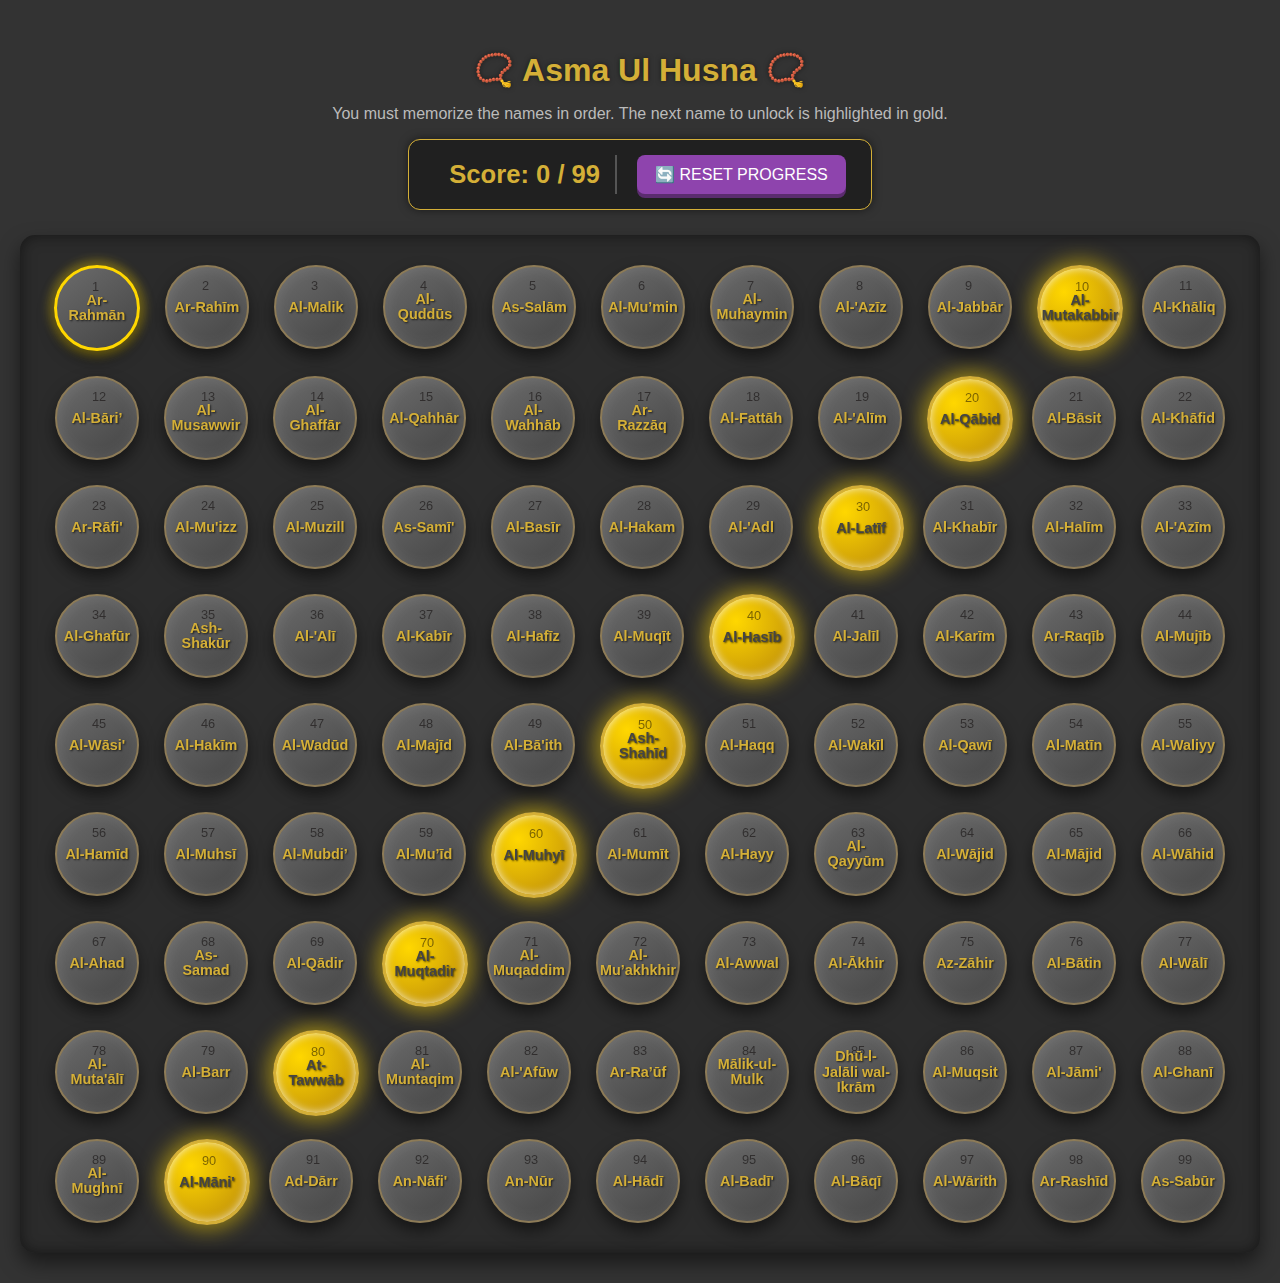
<file: 99names_roadmap.html>
<!DOCTYPE html>
<html lang="en">
<head>
    <meta charset="UTF-8">
    <meta name="viewport" content="width=device-width, initial-scale=1.0">
    <title>The 99 Names of Allah</title>
    
    <style>
        /* CSS for Styling */
        body {
            font-family: 'Arial', sans-serif;
            background-color: #333333; 
            background-image: url('data:image/svg+xml;utf8,<svg xmlns="http://www.w3.org/2000/svg" width="100" height="100" viewBox="0 0 100 100"><pattern id="p" width="100" height="100" patternUnits="userSpaceOnUse"><path d="M75 90L90 75L10 100L0 0Z" fill="rgba(255, 255, 255, 0.05)"/></pattern><rect width="100%" height="100%" fill="url(#p)"/></svg>');
            margin: 0;
            padding: 30px 20px;
            text-align: center;
        }

        h1 {
            color: #d4af37; 
            text-shadow: 0 0 5px rgba(0, 0, 0, 0.5);
            margin-bottom: 5px;
        }

        #controls {
            margin-bottom: 25px;
            background-color: rgba(30, 30, 30, 0.9);
            padding: 15px 25px;
            border-radius: 12px;
            box-shadow: 0 0 10px rgba(0, 0, 0, 0.5);
            display: inline-flex;
            align-items: center;
            border: 1px solid #d4af37;
        }

        #score-board {
            font-size: 1.6em;
            color: #d4af37;
            font-weight: bold;
            padding: 5px 15px;
            margin-right: 20px;
            border-right: 2px solid #555;
        }
        
        #reset-button {
            background-color: #8E44AD; 
            color: white;
            border: none;
            padding: 10px 18px;
            border-radius: 8px;
            cursor: pointer;
            font-size: 1em;
            transition: background-color 0.3s;
            box-shadow: 0 4px #5B2C6F;
            text-transform: uppercase;
        }

        #reset-button:hover {
            background-color: #5B2C6F;
            box-shadow: 0 2px #5B2C6F;
            transform: translateY(2px);
        }

        #tasbih-container {
            display: flex;
            flex-wrap: wrap;
            justify-content: center;
            gap: 25px 25px;
            padding: 30px;
            background-color: rgba(40, 40, 40, 0.7);
            border-radius: 15px;
            box-shadow: 0 10px 20px rgba(0, 0, 0, 0.5), inset 0 0 15px rgba(0, 0, 0, 0.5);
            position: relative;
            perspective: 1000px; 
        }

        .checkpoint {
            width: 80px;
            height: 80px;
            border-radius: 50%;
            display: flex;
            flex-direction: column;
            align-items: center;
            justify-content: center;
            text-align: center;
            cursor: default; /* Default cursor for most beads */
            transition: all 0.3s ease;
            position: relative;
            z-index: 1; 
            user-select: none;
            box-shadow: 0 8px 15px rgba(0, 0, 0, 0.5), inset 0 0 15px rgba(255, 255, 255, 0.1);
        }
        
        /* Highlight for the NEXT clickable bead */
        .active-bead {
            cursor: pointer !important;
            border: 3px solid #ffd700 !important; /* Gold border cue */
            box-shadow: 0 0 10px 5px #ffd70055, 0 8px 15px rgba(0, 0, 0, 0.5);
        }
        
        .active-bead:hover {
            transform: scale(1.05);
        }
        
        .checkpoint span {
            font-family: 'Arial', sans-serif; 
            font-size: 0.9em; 
            font-weight: bold;
            line-height: 1.1;
            padding: 0 5px; 
            text-shadow: 1px 1px 2px rgba(0, 0, 0, 0.7);
            z-index: 2; 
        }

        .number {
            font-size: 0.8em;
            font-weight: normal;
            position: absolute;
            top: 13%;
            left: 35px;
            color: rgba(6, 0, 0, 0.5);
        }

        /* Initial Gray/Bronze State */
        .unmemorized {
            background: linear-gradient(145deg, #6b6b6b, #444444);
            color: #d4af37; 
            border: 2px solid #8d7b57; 
        }

        /* Colorful State (Base style) */
        .memorized {
            color: #d4af37; 
            border: 2px solid;
            box-shadow: 0 6px 15px rgba(52, 152, 219, 0.7), 
                        inset 0 0 10px rgba(255, 255, 255, 0.2); 
            animation: pulse 1.5s infinite alternate;
        }
        
        /* -------------------------------------- */
        /* --- 3D Flip Specific Styling --- */
        /* -------------------------------------- */

        .milestone-wrapper {
            width: 80px;
            height: 80px;
            position: relative;
            transition: transform 0.2s;
            transform-style: preserve-3d; 
            cursor: default;
        }

        .milestone-wrapper.active-bead {
             cursor: pointer !important;
        }
        
        .milestone-wrapper .checkpoint {
            position: absolute;
            backface-visibility: hidden; 
            background: radial-gradient(circle at 30% 30%, #ffd700, #b8860b) !important; 
            border: 3px solid #d4af37 !important;
            color: #444444 !important;
            box-shadow: 0 0 20px 5px rgba(255, 215, 0, 0.5), 
                        inset 0 0 10px rgba(255, 255, 255, 0.8) !important;
        }

        .milestone-back {
            width: 80px;
            height: 80px;
            border-radius: 50%;
            display: flex;
            align-items: center;
            justify-content: center;
            position: absolute;
            backface-visibility: hidden; 
            transform: rotateY(180deg); 
            color: white;
            font-size: 1.5em;
            font-weight: bold;
            background: radial-gradient(circle at 30% 30%, #2ecc71, #229954); 
            border: 3px solid #229954;
            box-shadow: 0 6px 15px rgba(46, 204, 113, 0.7), inset 0 0 10px rgba(255, 255, 255, 0.2); 
        }

        .milestone-wrapper.do-flip {
            animation: coin-flip 0.2s forwards;
            transform: translateY(-5px); 
        }

        @keyframes coin-flip {
            0% { transform: rotateY(0deg) translateY(-5px) scale(1.0); }
            100% { transform: rotateY(180deg) translateY(0) scale(1.0); }
        }

        @keyframes pulse {
            from { transform: scale(1); }
            to { transform: scale(1.05); }
        }

        .completed {
            box-shadow: 0 0 50px 15px gold, 0 0 30px 10px orange, 0 10px 20px rgba(0, 0, 0, 0.5);
            animation: celebrate-glow 2s infinite alternate;
        }
        
        @keyframes celebrate-glow {
            from { opacity: 1; }
            to { opacity: 0.9; }
        }

        /* Fireworks Canvas Styling */
        #fireworks-canvas {
            position: fixed;
            top: 0;
            left: 0;
            width: 100%;
            height: 100%;
            z-index: 9999; /* Ensure it's on top of everything */
            pointer-events: none; /* Allows clicks to pass through */
            opacity: 0; /* Start hidden */
            transition: opacity 0.5s;
        }
        
        #fireworks-canvas.active {
            opacity: 1;
        }
    </style>
</head>
<body>

    <canvas id="fireworks-canvas"></canvas>

    <h1>📿 Asma Ul Husna 📿</h1>
    <p style="color: #bbb;">You must memorize the names in order. The next name to unlock is highlighted in gold.</p>

    <div id="controls">
        <div id="score-board">Score: <span id="current-score">0</span> / 99</div>
        <button id="reset-button">🔄 Reset Progress</button>
    </div>

    <div id="tasbih-container">
        </div>

    <script>
        // JavaScript for Logic

        const names = [
            "Ar-Rahmān", "Ar-Rahīm", "Al-Malik", "Al-Quddūs", "As-Salām", "Al-Mu’min", "Al-Muhaymin", "Al-'Azīz", "Al-Jabbār", 
            "Al-Mutakabbir", "Al-Khāliq", "Al-Bāri’", "Al-Musawwir", "Al-Ghaffār", "Al-Qahhār", "Al-Wahhāb", "Ar-Razzāq", "Al-Fattāh", "Al-'Alīm", 
            "Al-Qābid", "Al-Bāsit", "Al-Khāfid", "Ar-Rāfi'", "Al-Mu'izz", "Al-Muzill", "As-Samī'", "Al-Basīr", "Al-Hakam", "Al-'Adl", 
            "Al-Latīf", "Al-Khabīr", "Al-Halīm", "Al-'Azīm", "Al-Ghafūr", "Ash-Shakūr", "Al-'Alī", "Al-Kabīr", "Al-Hafīz", "Al-Muqīt", 
            "Al-Hasīb", "Al-Jalīl", "Al-Karīm", "Ar-Raqīb", "Al-Mujīb", "Al-Wāsi'", "Al-Hakīm", "Al-Wadūd", "Al-Majīd", "Al-Bā'ith", 
            "Ash-Shahīd", "Al-Haqq", "Al-Wakīl", "Al-Qawī", "Al-Matīn", "Al-Waliyy", "Al-Hamīd", "Al-Muhsī", "Al-Mubdi’", "Al-Mu’īd", 
            "Al-Muhyī", "Al-Mumīt", "Al-Hayy", "Al-Qayyūm", "Al-Wājid", "Al-Mājid", "Al-Wāhid", "Al-Ahad", "As-Samad", "Al-Qādir", 
            "Al-Muqtadir", "Al-Muqaddim", "Al-Mu’akhkhir", "Al-Awwal", "Al-Ākhir", "Az-Zāhir", "Al-Bātin", "Al-Wālī", "Al-Muta'ālī", "Al-Barr", 
            "At-Tawwāb", "Al-Muntaqim", "Al-'Afūw", "Ar-Ra’ūf", "Mālik-ul-Mulk", "Dhū-l-Jalāli wal-Ikrām", "Al-Muqsit", "Al-Jāmi'", "Al-Ghanī", "Al-Mughnī", 
            "Al-Māni'", "Ad-Dārr", "An-Nāfi'", "An-Nūr", "Al-Hādī", "Al-Badī'", "Al-Bāqī", "Al-Wārith", "Ar-Rashīd", "As-Sabūr"
        ];
        
        const LOCAL_STORAGE_KEY = 'tasbihGameProgress';
        let score = 0;
        let memorizedState = []; 
        let unlockedIndex = 0; // <<< New: Tracks the index of the next bead to unlock
        
        const roadmapContainer = document.getElementById('tasbih-container');
        const scoreDisplay = document.getElementById('current-score');
        const resetButton = document.getElementById('reset-button');
        
        const gradients = [
            'radial-gradient(circle at 30% 30%, #3498db, #1f618d)', 
            'radial-gradient(circle at 30% 30%, #2ecc71, #229954)', 
            'radial-gradient(circle at 30% 30%, #f1c40f, #d4ac0d)', 
            'radial-gradient(circle at 30% 30%, #e74c3c, #c0392b)', 
            'radial-gradient(circle at 30% 30%, #9b59b6, #6c3483)' 
        ];

        /* --- SAVE/LOAD FUNCTIONS --- */

        function saveProgress() {
            const data = {
                score: score,
                memorized: memorizedState,
                unlockedIndex: unlockedIndex // <<< Save unlocked index
            };
            localStorage.setItem(LOCAL_STORAGE_KEY, JSON.stringify(data));
        }

        function loadProgress() {
            const savedData = localStorage.getItem(LOCAL_STORAGE_KEY);
            if (savedData) {
                const data = JSON.parse(savedData);
                score = data.score || 0;
                memorizedState = data.memorized || [];
                unlockedIndex = data.unlockedIndex || 0; // <<< Load unlocked index
            } else {
                memorizedState = new Array(names.length).fill(false);
                unlockedIndex = 0;
            }
        }

        function resetProgress() {
            if (confirm("Are you sure you want to reset your progress? All selections will be cleared.")) {
                localStorage.removeItem(LOCAL_STORAGE_KEY); 
                initRoadmap(true); 
            }
        }
        
        /* --- VISUAL CUE FUNCTION --- */

        function updateActiveBead() {
            // Remove active class from all elements
            document.querySelectorAll('.active-bead').forEach(el => el.classList.remove('active-bead'));

            if (unlockedIndex < names.length) {
                // Find the next element using its data-index attribute
                const nextElement = document.querySelector(`[data-index='${unlockedIndex}']`);
                if (nextElement) {
                    nextElement.classList.add('active-bead');
                }
            }
        }
/* --- FIREWORKS LOGIC (New Addition) --- */

        let fireworksInterval = null;
        let particles = [];
        const maxParticles = 300;
        const colorArray = ['#ff0040', '#00ffc0', '#ffaa00', '#ff00ff', '#0099ff', '#ffffff'];

        // Function to start the fireworks animation
        function startFireworks() {
            fireworksCanvas.width = window.innerWidth;
            fireworksCanvas.height = window.innerHeight;
            fireworksCanvas.classList.add('active');
            
            // Generate a few random fireworks
            for (let i = 0; i < 5; i++) {
                createFirework(
                    Math.random() * fireworksCanvas.width, 
                    Math.random() * fireworksCanvas.height * 0.75
                );
            }

            // Start the animation loop
            fireworksInterval = setInterval(() => {
                // Occasionally launch new rockets from the bottom
                if (Math.random() < 0.1) {
                    launchRocket();
                }
                drawFireworks();
            }, 1000 / 60); // 60 FPS
            
            // Stop the fireworks after a few seconds
            setTimeout(stopFireworks, 10000); 
        }

        // Function to stop the fireworks animation
        function stopFireworks() {
            clearInterval(fireworksInterval);
            fireworksCanvas.classList.remove('active');
            particles = [];
            ctx.clearRect(0, 0, fireworksCanvas.width, fireworksCanvas.height);
        }

        // Particle Class
        class Particle {
            constructor(x, y, color) {
                this.x = x;
                this.y = y;
                this.color = color || colorArray[Math.floor(Math.random() * colorArray.length)];
                this.angle = Math.random() * Math.PI * 2;
                this.speed = Math.random() * 5 + 1;
                this.friction = 0.95;
                this.gravity = 0.5;
                this.size = Math.random() * 3 + 1;
                this.life = 100;
                this.alpha = 1;

                this.vx = Math.cos(this.angle) * this.speed;
                this.vy = Math.sin(this.angle) * this.speed;
            }

            update() {
                this.vx *= this.friction;
                this.vy *= this.friction;
                this.vy += this.gravity;
                this.x += this.vx;
                this.y += this.vy;
                this.life--;
                this.alpha = this.life / 100;
            }

            draw() {
                ctx.save();
                ctx.beginPath();
                ctx.arc(this.x, this.y, this.size, 0, Math.PI * 2);
                ctx.fillStyle = `rgba(${parseInt(this.color.slice(1, 3), 16)}, ${parseInt(this.color.slice(3, 5), 16)}, ${parseInt(this.color.slice(5, 7), 16)}, ${this.alpha})`;
                ctx.fill();
                ctx.restore();
            }
        }
        
        // Creates an explosion of particles
        function createFirework(x, y, count = 50) {
            for (let i = 0; i < count; i++) {
                particles.push(new Particle(x, y));
            }
        }
        
        // Simulates a rocket launching and exploding (for more dynamic fireworks)
        function launchRocket() {
            const launchX = Math.random() * fireworksCanvas.width;
            const launchY = fireworksCanvas.height;
            const targetY = Math.random() * fireworksCanvas.height * 0.3; // Explode in the upper third

            // Simple "Rocket" object (could be a particle too, but this simplifies the logic)
            const rocket = {
                x: launchX,
                y: launchY,
                vy: (targetY - launchY) / 60, // Simple speed calculation
                targetY: targetY,
                color: colorArray[Math.floor(Math.random() * colorArray.length)]
            };

            // This update/draw logic is simplified for brevity and added directly to the main loop below.
        }

        let rockets = []; // Store active rockets

        function drawFireworks() {
            // Fade the previous frame slightly (trail effect)
            ctx.fillStyle = 'rgba(0, 0, 0, 0.05)'; 
            ctx.fillRect(0, 0, fireworksCanvas.width, fireworksCanvas.height);

            // Update and draw existing particles
            for (let i = particles.length - 1; i >= 0; i--) {
                const p = particles[i];
                p.update();
                p.draw();

                if (p.life <= 0) {
                    particles.splice(i, 1);
                }
            }
            
            // Launch new fireworks randomly (reusing this logic for simplicity)
            if (Math.random() < 0.02) {
                 createFirework(
                    Math.random() * fireworksCanvas.width, 
                    Math.random() * fireworksCanvas.height * 0.75,
                    70 // Larger explosion for a good show
                );
            }
        }

        /* --- GAME INITIALIZATION & LOGIC --- */

        function initRoadmap(isReset = false) {
            roadmapContainer.innerHTML = ''; 
            
            if (!isReset) {
                loadProgress(); 
            } else {
                score = 0;
                memorizedState = new Array(names.length).fill(false);
                unlockedIndex = 0;
            }
            
            scoreDisplay.textContent = score;
            roadmapContainer.classList.remove('completed'); 

            names.forEach((name, index) => {
                const nameNumber = index + 1;
                const isMilestone = (nameNumber % 10 === 0);
                
                let element;

                if (isMilestone) {
                    const wrapper = document.createElement('div');
                    wrapper.classList.add('milestone-wrapper');
                    wrapper.dataset.index = index;
                    wrapper.dataset.isFlipped = memorizedState[index] ? 'true' : 'false';

                    const frontFace = document.createElement('div');
                    frontFace.classList.add('checkpoint', 'milestone');
                    frontFace.dataset.index = index;
                    
                    if (memorizedState[index]) {
                        wrapper.style.transform = 'rotateY(180deg)';
                    } else {
                        frontFace.classList.add('unmemorized');
                    }

                    frontFace.innerHTML = `<div class="number">${nameNumber}</div><span>${name}</span>`;
                    
                    const backFace = document.createElement('div');
                    backFace.classList.add('milestone-back');
                    const gradientIndex = index % gradients.length;
                    backFace.style.background = gradients[gradientIndex];
                    backFace.innerHTML = `✅ ${nameNumber}`;

                    wrapper.appendChild(frontFace);
                    wrapper.appendChild(backFace);
                    element = wrapper;

                    wrapper.addEventListener('click', () => {
                        toggleCheckpoint(wrapper);
                    });

                } else {
                    const checkpoint = document.createElement('div');
                    checkpoint.dataset.index = index;
                    
                    if (memorizedState[index]) {
                        checkpoint.classList.add('checkpoint', 'memorized');
                        const gradientIndex = index % gradients.length;
                        checkpoint.style.background = gradients[gradientIndex];
                    } else {
                        checkpoint.classList.add('checkpoint', 'unmemorized');
                    }

                    checkpoint.innerHTML = `<div class="number">${nameNumber}</div><span>${name}</span>`;
                    element = checkpoint;
                    
                    checkpoint.addEventListener('click', () => {
                        toggleCheckpoint(checkpoint);
                    });
                }

                roadmapContainer.appendChild(element);
            });
            
            updateActiveBead(); // Set the initial active bead
        }

        // Toggle Function
        function toggleCheckpoint(element) {
            const index = parseInt(element.dataset.index);
            
            // <<< ORDER CHECK: Only proceed if this is the next bead in the sequence
            if (index !== unlockedIndex) {
                 alert(`Please memorize Name #${unlockedIndex + 1} (${names[unlockedIndex]}) first!`);
                 return;
            }
            // End ORDER CHECK >>>

            const isMilestone = (index + 1) % 10 === 0;

            if (isMilestone) {
                // Milestone Bead Logic (Flip)
                if (element.dataset.isFlipped === 'false') {
                    element.dataset.isFlipped = 'true';
                    memorizedState[index] = true;
                    score++;

                    element.classList.remove('do-flip');
                    void element.offsetWidth; 
                    element.classList.add('do-flip');
                } else {
                    return; 
                }

            } else {
                // Regular Bead Logic (Color change)
                if (!memorizedState[index]) {
                    memorizedState[index] = true;
                    score++;

                    element.classList.remove('unmemorized');
                    element.classList.add('memorized');
                    const gradientIndex = index % gradients.length;
                    element.style.background = gradients[gradientIndex];
                } else {
                    return;
                }
            }

            // Update the next expected bead and save
            unlockedIndex++; // Move to the next bead
            updateActiveBead(); // Highlight the new active bead
            
            scoreDisplay.textContent = score;
            saveProgress(); 
            
            if (score === 99) {
                roadmapContainer.classList.add('completed'); 
                alert("🌟 Congratulations! You have completed the 99 Names Journey! 🌟");
            }
        }

        // Event listener for the Reset button
        resetButton.addEventListener('click', resetProgress);

        // Initialize the game when the page loads
        initRoadmap();

    </script>

</body>
</html>
</file>
